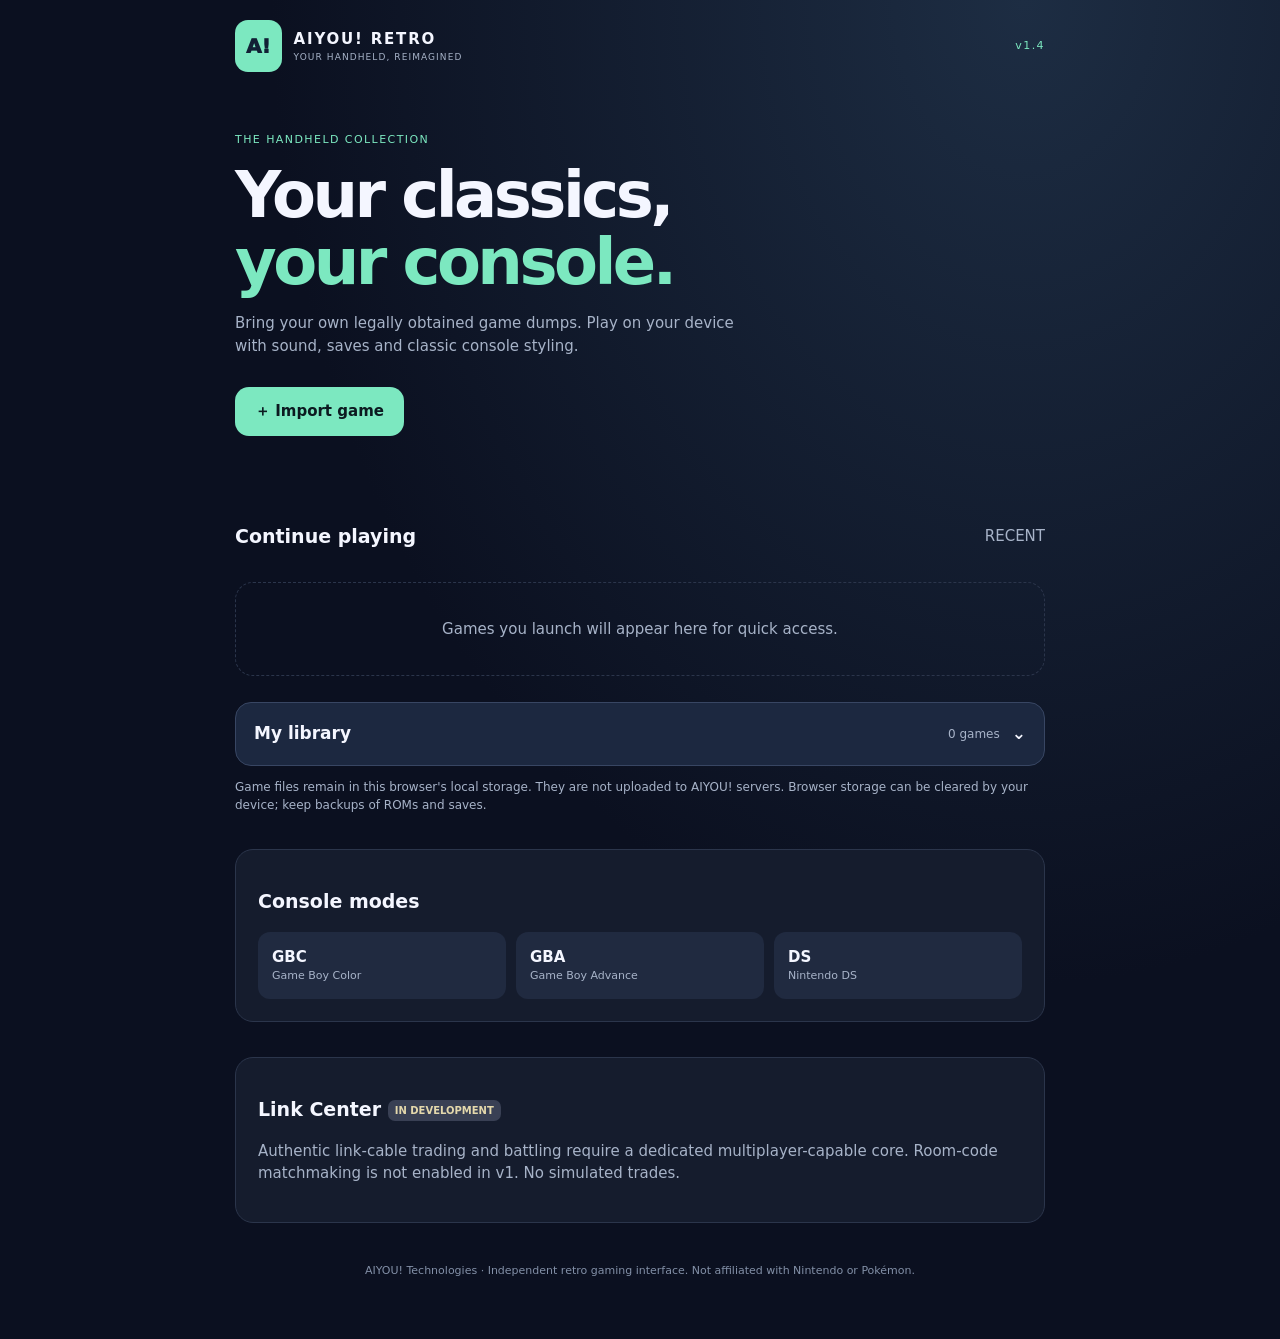
<file: index.html>
<!doctype html><html lang="en"><head><meta charset="utf-8"><meta name="viewport" content="width=device-width,initial-scale=1,viewport-fit=cover"><meta name="theme-color" content="#111827"><link rel="manifest" href="manifest.webmanifest"><link rel="icon" type="image/svg+xml" href="icon.svg"><link rel="apple-touch-icon" href="icon-180.png"><title>AIYOU! Retro • Game Library</title><link rel="stylesheet" href="style.css"></head><body><main class="app"><header><div class="brand"><span class="mark">A!</span><div><strong>AIYOU! RETRO</strong><small>YOUR HANDHELD, REIMAGINED</small></div></div><span class="version">v1.4</span></header><section class="hero"><div class="eyebrow">THE HANDHELD COLLECTION</div><h1>Your classics,<br><em>your console.</em></h1><p>Bring your own legally obtained game dumps. Play on your device with sound, saves and classic console styling.</p><label class="primary">＋ Import game <input id="rom" type="file" accept=".gb,.gbc,.gba,.nds" hidden></label></section><section class="library"><div class="sectionhead"><h2>Continue playing</h2><span>RECENT</span></div><div id="recent" class="games"></div></section><section class="library"><details id="library-fold"><summary class="library-summary"><span>My library</span><span id="count">0 games</span><span aria-hidden="true">⌄</span></summary><div id="games" class="games"></div></details><p class="note">Game files remain in this browser's local storage. They are not uploaded to AIYOU! servers. Browser storage can be cleared by your device; keep backups of ROMs and saves.</p></section><section class="info"><h2>Console modes</h2><div class="systems"><div><b>GBC</b><small>Game Boy Color</small></div><div><b>GBA</b><small>Game Boy Advance</small></div><div><b>DS</b><small>Nintendo DS</small></div></div></section><section class="info"><h2>Link Center <span class="soon">IN DEVELOPMENT</span></h2><p>Authentic link-cable trading and battling require a dedicated multiplayer-capable core. Room-code matchmaking is not enabled in v1. No simulated trades.</p></section><footer>AIYOU! Technologies · Independent retro gaming interface. Not affiliated with Nintendo or Pokémon.</footer></main><div id="toast" role="status"></div><script src="library.js"></script></body></html>
</file>
<file: style.css>
:root{color-scheme:dark;--bg:#0b1020;--panel:#161e31;--edge:#2b354b;--muted:#a7b3c8;--accent:#7ce8c0}*{box-sizing:border-box}body{margin:0;background:radial-gradient(ellipse at 80% 0%,#1d2d43,#0b1020 52%);color:#f4f6ff;font:15px/1.5 system-ui,-apple-system,sans-serif}.app{max-width:850px;margin:auto;padding:20px 20px 60px}header,.brand,.sectionhead,.game,.actions,.topbar{display:flex;align-items:center;justify-content:space-between;gap:12px}.brand{justify-content:start}.mark{background:#7ce8c0;color:#122035;font-weight:1000;padding:11px;border-radius:13px;font-size:20px}.brand strong,.brand small{display:block;letter-spacing:.12em}.brand small{font-size:9px;color:var(--muted)}.version,.eyebrow{font-size:11px;letter-spacing:.13em;color:var(--accent)}.hero{padding:60px 0 45px}.hero h1{font-size:clamp(37px,8vw,64px);line-height:1.06;letter-spacing:-.055em;margin:13px 0}.hero h1 em{font-style:normal;color:var(--accent)}p{color:var(--muted)}.hero p{max-width:520px}.primary,button{border:0;cursor:pointer;font:inherit}.primary{display:inline-block;margin-top:15px;background:var(--accent);color:#0c1a20;padding:13px 20px;border-radius:14px;font-weight:800}.sectionhead{margin-bottom:15px}.sectionhead h2,.info h2{font-size:19px}.sectionhead span{color:var(--muted)}.games{display:grid;gap:12px}.game{border:1px solid var(--edge);background:var(--panel);border-radius:18px;padding:16px}.game .cover{width:58px;height:70px;border-radius:10px;background:linear-gradient(145deg,#3e5078,#202c45);display:grid;place-items:center;font-weight:900;flex-shrink:0;color:#c3f9e5}.game .details{flex:1;min-width:0}.game .details strong{display:block;white-space:nowrap;overflow:hidden;text-overflow:ellipsis}.game .details small{color:var(--muted)}.actions{gap:8px}.actions button,.secondary{background:#29334a;color:#fff;border-radius:10px;padding:9px 12px}.actions .play{background:var(--accent);color:#122035;font-weight:800}.empty{border:1px dashed var(--edge);border-radius:18px;padding:35px 20px;text-align:center;color:var(--muted)}.note{font-size:12px}.info{margin-top:35px;padding:22px;border-radius:18px;background:#151c2d;border:1px solid var(--edge)}.systems{display:grid;grid-template-columns:repeat(3,1fr);gap:10px}.systems div{background:#202a40;border-radius:12px;padding:14px}.systems b,.systems small{display:block}.systems small{font-size:11px;color:var(--muted)}.soon{font-size:10px;background:#394054;color:#e4d8ac;padding:5px 7px;border-radius:7px;vertical-align:middle}footer{font-size:11px;color:#8390a7;text-align:center;margin-top:40px}#toast{position:fixed;bottom:20px;left:50%;transform:translateX(-50%);background:#2c3a52;padding:12px 18px;border-radius:12px;display:none;max-width:90vw;z-index:10}@media(max-width:500px){.game{flex-wrap:wrap}.game .actions{width:100%;justify-content:flex-end}.systems{gap:5px}.systems div{padding:10px}.hero{padding-top:40px}}

.library{margin-top:26px}.library-summary{display:flex;align-items:center;gap:12px;justify-content:space-between;cursor:pointer;list-style:none;background:#1c2840;border:1px solid #384663;border-radius:16px;padding:18px;font-size:17px;font-weight:800}.library-summary::-webkit-details-marker{display:none}.library-summary span:nth-child(2){margin-left:auto;font-size:12px;color:#a7b3c8;font-weight:500}#library-fold[open] .library-summary{margin-bottom:16px}#library-fold[open] .library-summary span:last-child{transform:rotate(180deg)}.platform-group{display:grid;gap:10px;margin:18px 0 25px}.platform-group h3{font-size:13px;letter-spacing:.09em;text-transform:uppercase;color:#7ce8c0;margin:0 0 2px}.game{flex-wrap:wrap}.game .details{min-width:130px}@media(max-width:480px){.actions{width:100%;justify-content:flex-end}.game{gap:10px}.hero{padding:36px 0 26px}}
</file>
